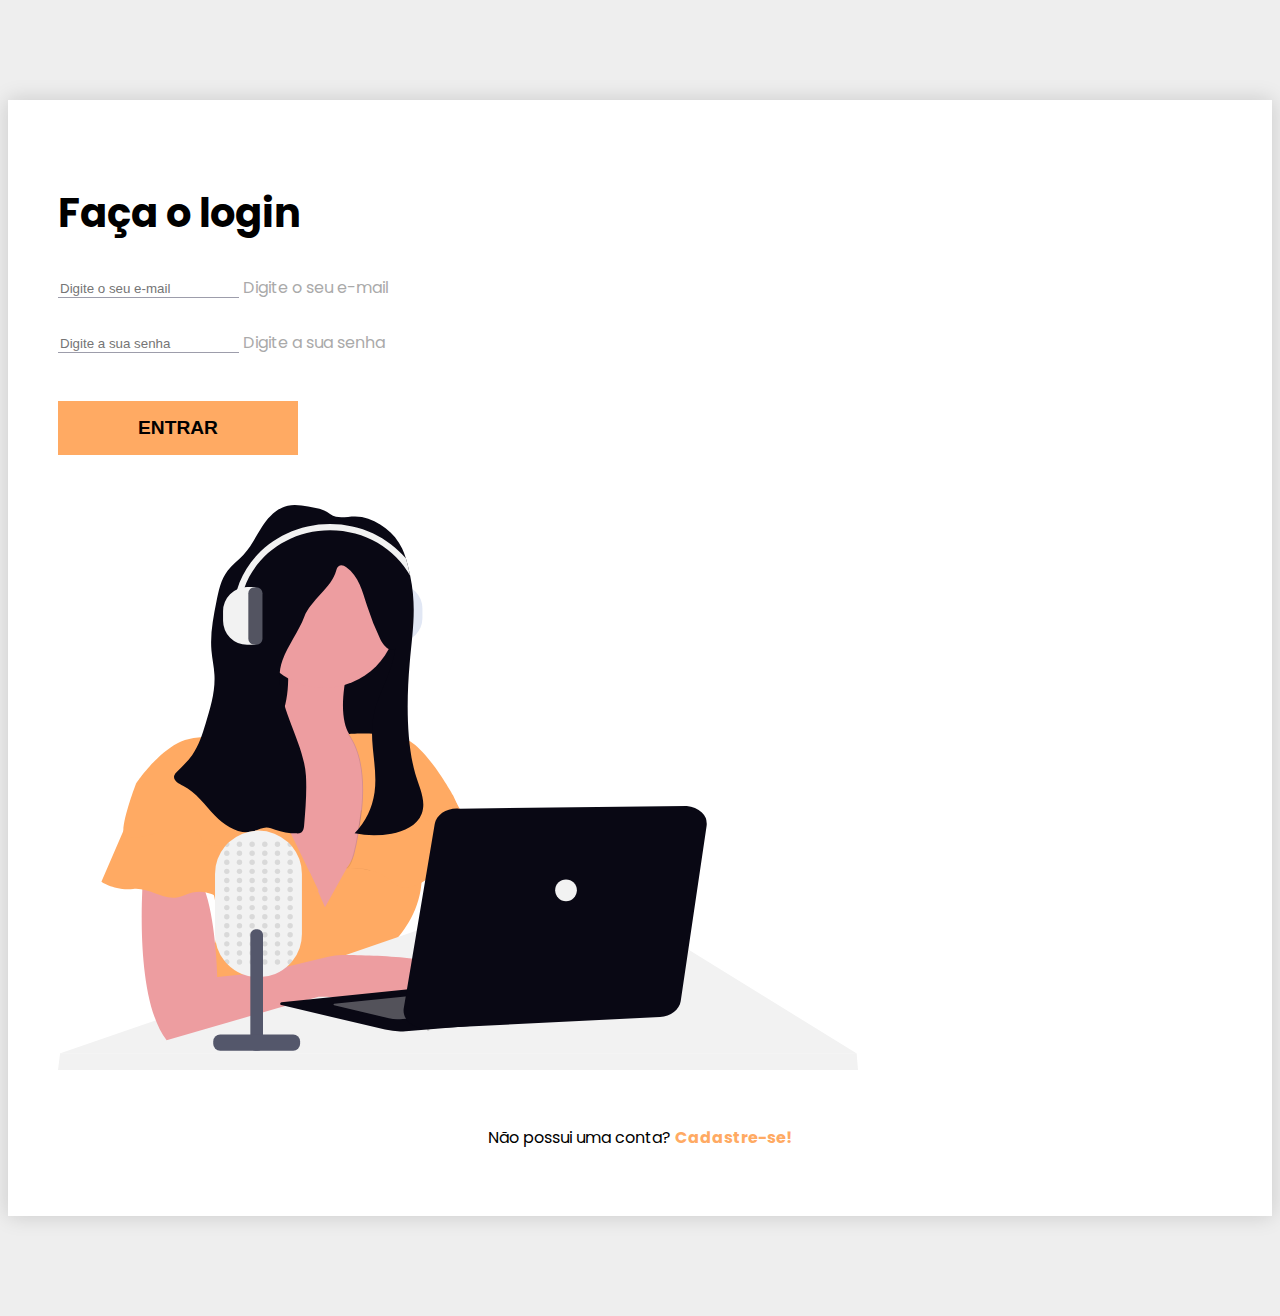
<file: index.html>
<!DOCTYPE html>
<html lang="en">
  <head>
    <meta charset="UTF-8" />
    <meta name="viewport" content="width=device-width, initial-scale=1.0" />
    <!-- Bootstrap CSS -->
    <link
      href="https://cdn.jsdelivr.net/npm/bootstrap@5.3.7/dist/css/bootstrap.min.css"
      rel="stylesheet"
      integrity="sha384-LN+7fdVzj6u52u30Kp6M/trliBMCMKTyK833zpbD+pXdCLuTusPj697FH4R/5mcr"
      crossorigin="anonymous"
    />
    <!-- CSS Project -->
    <link rel="stylesheet" href="css/style.css" />
    <!-- Bootstrap JavaScript -->
    <script
      src="https://cdn.jsdelivr.net/npm/bootstrap@5.3.7/dist/js/bootstrap.bundle.min.js"
      integrity="sha384-ndDqU0Gzau9qJ1lfW4pNLlhNTkCfHzAVBReH9diLvGRem5+R9g2FzA8ZGN954O5Q"
      crossorigin="anonymous"
      defer
    ></script>
    <!-- Bootstrap Icons -->
    <link
      rel="stylesheet"
      href="https://cdn.jsdelivr.net/npm/bootstrap-icons@1.13.1/font/bootstrap-icons.min.css"
    />
    <title>Login</title>
  </head>
  <body>
    <div class="container col-11 col-md-9" id="form-container">
      <div class="row align-items-center gx-5">
        <div class="col-md-6 order-md-2">
          <h2>Faça o login</h2>
          <form>
            <div class="form-floating mb-4">
              <input
                type="email"
                class="form-control"
                id="email"
                name="email"
                placeholder="Digite o seu e-mail"
                required
              />
              <label for="email" class="form-label">Digite o seu e-mail</label>
            </div>
            <div class="form-floating mb-4">
              <input
                type="password"
                class="form-control"
                id="password"
                name="password"
                placeholder="Digite a sua senha"
                required
              />
              <label for="password" class="form-label"
                >Digite a sua senha</label
              >
            </div>
            <input type="submit" class="btn btn-primary" value="Entrar" />
          </form>
        </div>
        <div class="col-md-6 order-md-1">
          <div class="col-12">
            <img
              src="img/sign_in.svg"
              alt="Fazer login na página"
              class="img-fluid"
            />
          </div>
          <div class="col-12" id="link-container">
            <p>
              Não possui uma conta? <a href="register.html">Cadastre-se!</a>
            </p>
          </div>
        </div>
      </div>
    </div>
  </body>
</html>
</file>
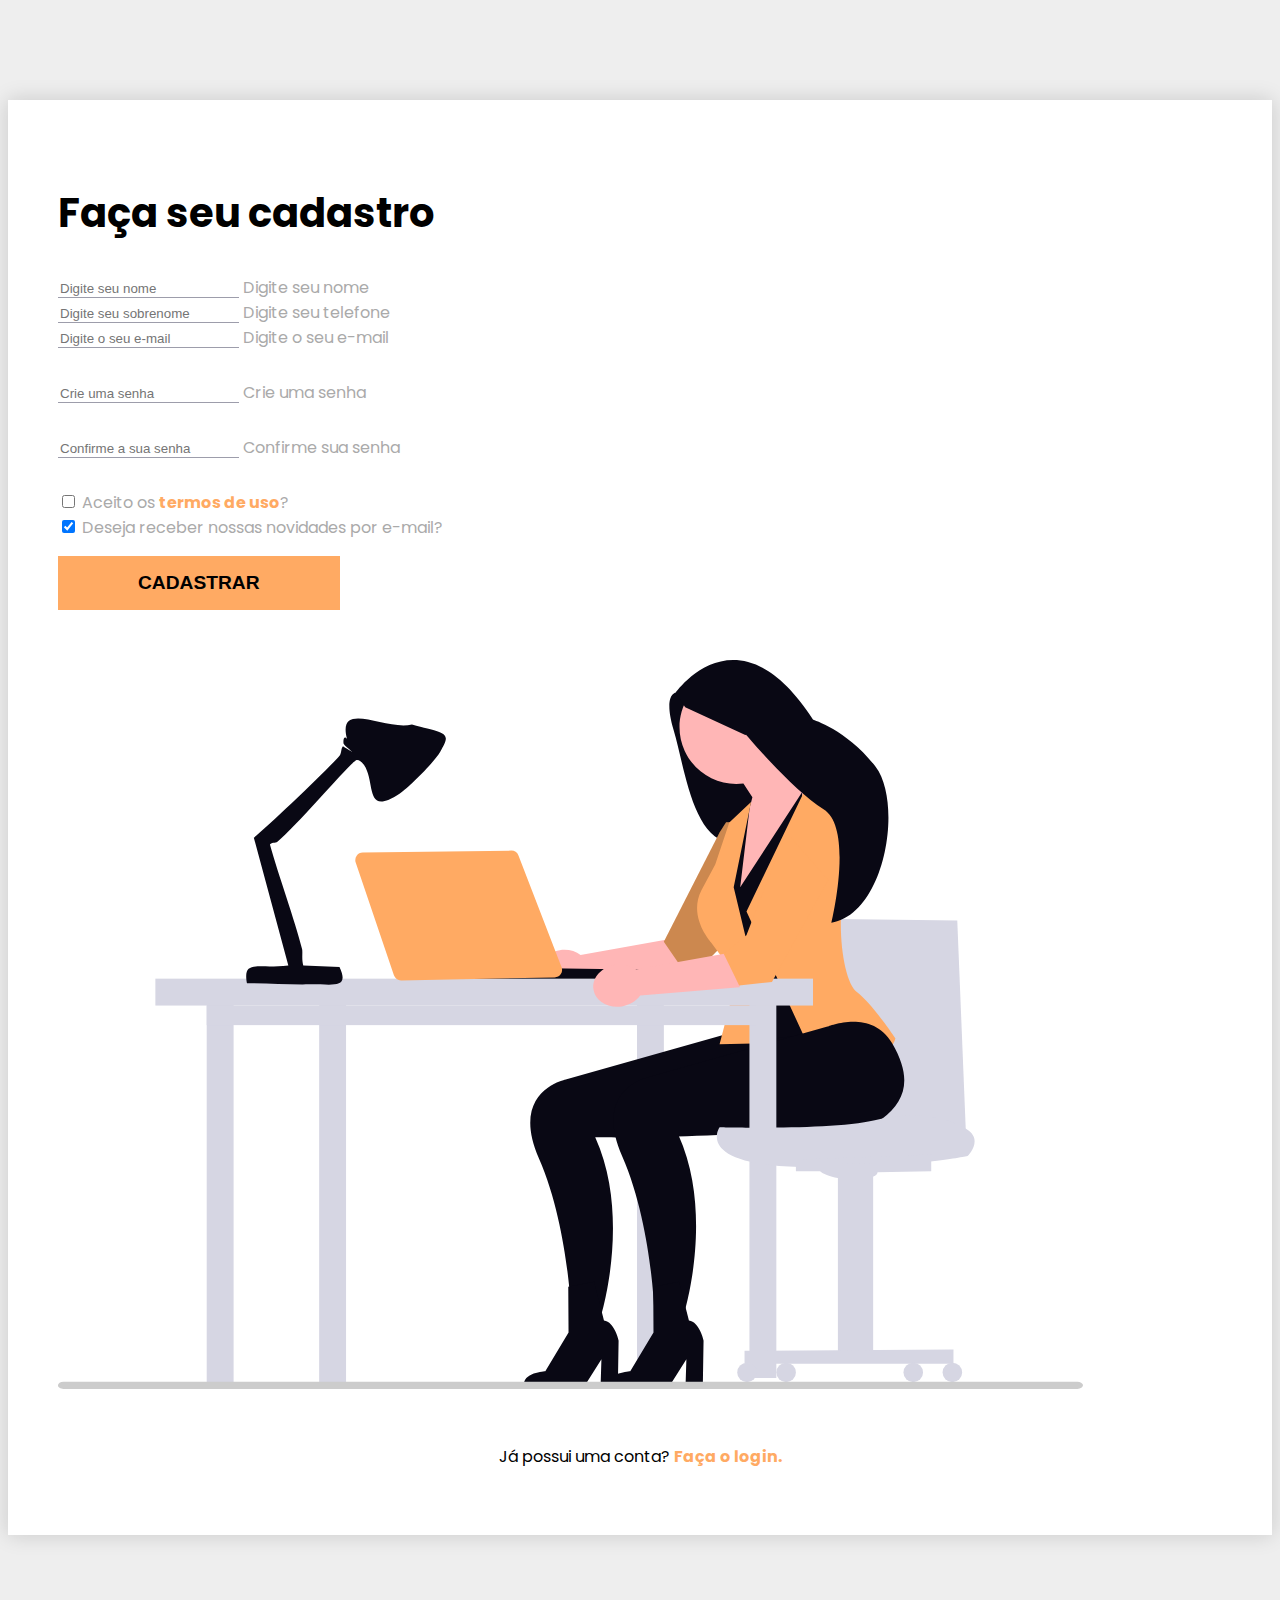
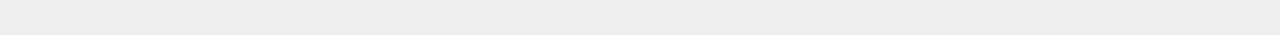
<file: register.html>
<!DOCTYPE html>
<html lang="en">
  <head>
    <meta charset="UTF-8" />
    <meta name="viewport" content="width=device-width, initial-scale=1.0" />
    <!-- Bootstrap CSS -->
    <link
      href="https://cdn.jsdelivr.net/npm/bootstrap@5.3.7/dist/css/bootstrap.min.css"
      rel="stylesheet"
      integrity="sha384-LN+7fdVzj6u52u30Kp6M/trliBMCMKTyK833zpbD+pXdCLuTusPj697FH4R/5mcr"
      crossorigin="anonymous"
    />
    <!-- CSS Project -->
    <link rel="stylesheet" href="css/style.css" />
    <!-- Bootstrap JavaScript -->
    <script
      src="https://cdn.jsdelivr.net/npm/bootstrap@5.3.7/dist/js/bootstrap.bundle.min.js"
      integrity="sha384-ndDqU0Gzau9qJ1lfW4pNLlhNTkCfHzAVBReH9diLvGRem5+R9g2FzA8ZGN954O5Q"
      crossorigin="anonymous"
      defer
    ></script>
    <!-- Bootstrap Icons -->
    <link
      rel="stylesheet"
      href="https://cdn.jsdelivr.net/npm/bootstrap-icons@1.13.1/font/bootstrap-icons.min.css"
    />
    <title>Registro</title>
  </head>
  <body>
    <div class="container col-11 col-md-9" id="form-container">
      <div class="row gx-5">
        <div class="col-md-6">
          <h2>Faça seu cadastro</h2>
          <form>
            <div class="form-floating mb-4 input-group">
              <input
                type="text"
                class="form-control"
                id="name"
                name="name"
                placeholder="Digite seu nome"
                required
              />
              <label for="name" class="form-label">Digite seu nome</label>
              <!-- <i class="bi bi-file-earmark-person input-group-text"></i> -->
            </div>
            <div class="form-floating mb-4">
              <input
                type="text"
                class="form-control"
                id="phone"
                name="phone"
                placeholder="Digite seu sobrenome"
                required
              />
              <label for="phone" class="form-label">Digite seu telefone</label>
              <!-- <i class="bi bi-telephone-fill input-group-text"></i> -->
            </div>
            <div class="form-floating mb-4">
              <input
                type="email"
                class="form-control"
                id="email"
                name="email"
                placeholder="Digite o seu e-mail"
                required
              />
              <label for="email" class="form-label">Digite o seu e-mail</label>
              <!-- <i class="bi bi-envelope-at-fill input-group-text"></i> -->
            </div>
            <div class="form-floating mb-4">
              <input
                type="password"
                class="form-control"
                id="password"
                name="password"
                placeholder="Crie uma senha"
                required
              />
              <label for="password" class="form-label">Crie uma senha</label>
              <!-- <i class="bi bi-key-fill input-group-text"></i> -->
            </div>
            <div class="form-floating mb-4">
              <input
                type="password"
                class="form-control"
                id="confirmPassword"
                name="confirmPassword"
                placeholder="Confirme a sua senha"
                required
              />
              <label for="confirmPassword" class="form-label"
                >Confirme sua senha</label
              >
              <!-- <i class="bi bi-key-fill input-group-text"></i> -->
            </div>
            <div class="mb-4">
              <div class="form-check mb-4">
                <input
                  type="checkbox"
                  class="form-check-input"
                  id="agree-terms"
                  name="agree-terms"
                  value=""
                />
                <label for="agree-terms" class="form-check-label"
                  >Aceito os <a href="#">termos de uso</a>?</label
                >
              </div>
              <div class="form-check mb-4">
                <input
                  type="checkbox"
                  class="form-check-input"
                  id="newsletter"
                  name="newsletter"
                  value=""
                  checked
                />
                <label for="newsletter" class="form-check-label"
                  >Deseja receber nossas novidades por e-mail?</label
                >
              </div>
              <input type="submit" class="btn btn-primary" value="Cadastrar" />
            </div>
          </form>
        </div>
        <div class="col-md-6">
          <div class="row align-items-center">
            <div class="col-12">
              <img
                src="img/hello.svg"
                alt="Tela de Registro"
                class="img-fluid"
              />
            </div>
            <div class="col-12" id="link-container">
              <p>Já possui uma conta? <a href="index.html">Faça o login.</a></p>
            </div>
          </div>
        </div>
      </div>
    </div>
  </body>
</html>
</file>
<file: css/style.css>
@import url("https://fonts.googleapis.com/css2?family=Poppins:ital,wght@0,100;0,200;0,300;0,400;0,500;0,600;0,700;0,800;0,900;1,100;1,200;1,300;1,400;1,500;1,600;1,700;1,800;1,900&display=swap");

body {
  background-color: #eee;
  font-family: "Poppins", sans-serif;
}

/* Formulário */
#form-container {
  background-color: #fff;
  box-shadow: 0 0 20px #00000028;
  margin: 50px auto;
  padding: 3.125rem;
}

@media (min-width: 768px) {
  #form-container {
    margin: 100px auto;
  }
}

#form-container .col-md-6.order-md-2 {
  padding: 0;
}

#form-container h2 {
  font-weight: 700;
  font-size: 2.5rem;
  margin-bottom: 2rem;
}

#form-container a {
  color: #ffaa63;
  text-decoration: none;
  font-weight: bold;
}

#form-container a:hover {
  text-decoration: underline;
}

#form-container form {
  padding-bottom: 50px;
}

#form-container .form-control {
  border: none;
  border-bottom: 1px solid rgb(157, 157, 171);
  border-radius: 0;
}

#form-container .form-control:focus {
  box-shadow: none;
}

#form-container label {
  color: #aaa;
}

#form-container input[type="email"],
#form-container input[type="password"] {
  color: #666666;
  margin-bottom: 2rem;
}

#form-container .form-floating > .form-control:focus ~ label {
  color: #444;
}

#form-container input[type="submit"] {
  background-color: #ffaa63;
  font-weight: bold;
  font-size: 1.2rem;
  text-transform: uppercase;
  border: none;
  padding: 1rem 5rem;
  border-radius: 0;
  transition: 0.3s;
  margin-top: 1rem;
}

.btn.btn-primary {
  width: 100%;
}

@media (min-width: 768px) {
  .btn.btn-primary {
    width: auto;
  }
}

#form-container input[type="submit"]:hover {
  background-color: #ffcc00;
}

/* Imagem */

.row.align-items-center {
  align-content: center;
  height: 100%;
  /* padding: 3.125rem 0; */
}

.col-md-6.order-md-1 {
  margin-top: 1.5rem;
}

@media (min-width: 768px) {
  .col-md-6.order-md-1 {
    margin-top: 0;
  }
}

#link-container p {
  text-align: center;
  padding-top: 2rem;
  font-size: 1.1rem;
}

#link-container a {
  display: inline-block;
}

@media (min-width: 768px) {
  #link-container p {
    font-size: 1rem;
  }
}

#form-container i {
  background-color: transparent;
  border: none;
  font-size: 24px;
  max-height: fit-content;
}
</file>
